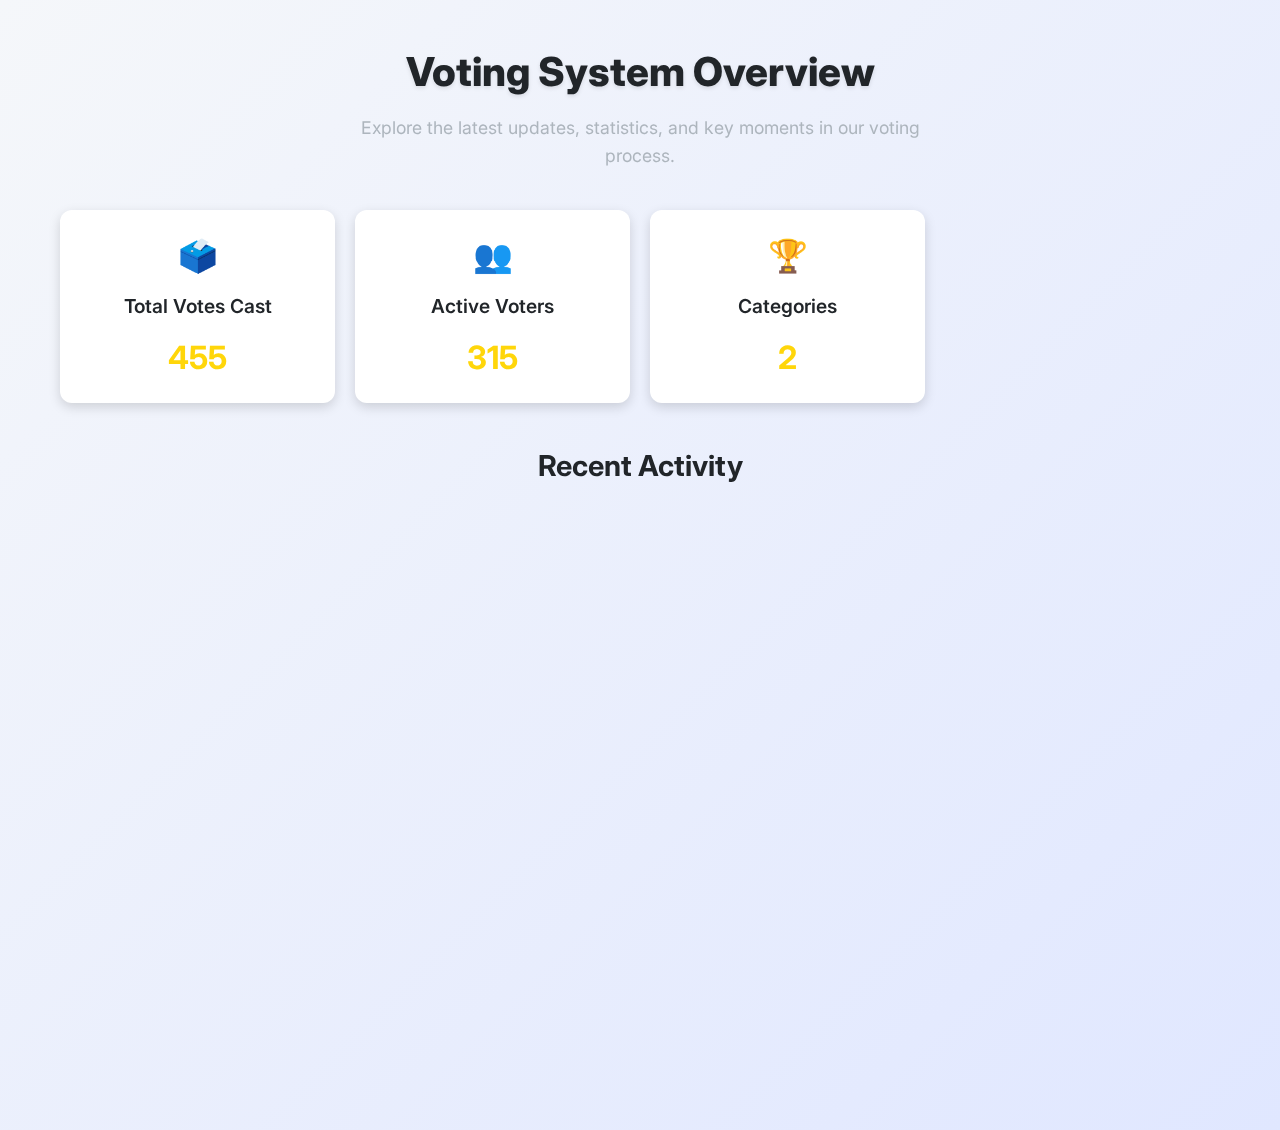
<file: templates/index.html>
<!-- @format -->

<!DOCTYPE html>
<html lang="en">
  <head>
    <meta charset="UTF-8" />
    <meta name="viewport" content="width=device-width, initial-scale=1.0" />
    <title>Voting System Overview</title>
    <link
      href="https://fonts.googleapis.com/css2?family=Inter:wght@300;400;500;600;700;800&display=swap"
      rel="stylesheet" />
   <link rel="stylesheet" href="/static/css/overview.css">
  </head>
  <body>
    <div class="parallax-bg"></div>
    <div class="overview-container">
      <div class="overview-header">
        <h1>Voting System Overview</h1>
        <p>
          Explore the latest updates, statistics, and key moments in our voting
          process.
        </p>
      </div>
      <div class="stats-grid">
        <div class="stat-card">
          <div class="icon">🗳️</div>
          <h3>Total Votes Cast</h3>
          <div class="number" data-target="1250">0</div>
        </div>
        <div class="stat-card">
          <div class="icon">👥</div>
          <h3>Active Voters</h3>
          <div class="number" data-target="850">0</div>
        </div>
        <div class="stat-card">
          <div class="icon">🏆</div>
          <h3>Categories</h3>
          <div class="number" data-target="2">0</div>
        </div>
        <div class="stat-card">
          <div class="icon">⏰</div>
          <h3>Days Remaining</h3>
          <div class="number" data-target="5">0</div>
        </div>
      </div>
      <div class="timeline">
        <h2>Recent Activity</h2>
        <div class="timeline-item">
          <div class="date">May 28, 2025</div>
          <div class="content">
            <h3>Voting Opened</h3>
            <p>
              The voting system is now live for Leadership and Innovation
              categories.
            </p>
          </div>
        </div>
        <div class="timeline-item">
          <div class="date">May 29, 2025</div>
          <div class="content">
            <h3>500 Votes Reached</h3>
            <p>Over 500 votes have been cast in the first 24 hours!</p>
          </div>
        </div>
        <div class="timeline-item">
          <div class="date">May 30, 2025</div>
          <div class="content">
            <h3>New Candidates Added</h3>
            <p>Additional candidates joined the Innovation category.</p>
          </div>
        </div>
      </div>
      <div class="call-to-action">
        <h2>Join the Voting Process!</h2>
        <p>
          Cast your vote now and make your voice heard in shaping the future.
        </p>

        <a href="login.html" class="cta-btn">Vote Now</a>
      </div>
    </div>
    <script>
      // Animate elements on load
      document.addEventListener("DOMContentLoaded", () => {
        const elements = document.querySelectorAll(
          ".overview-header, .stat-card, .timeline-item, .call-to-action"
        );
        elements.forEach((el, index) => {
          setTimeout(() => {
            el.classList.add("visible");
          }, index * 200);
        });
      });

      // Parallax background effect
      window.addEventListener("scroll", () => {
        const parallax = document.querySelector(".parallax-bg");
        const scrollPosition = window.pageYOffset;
        parallax.style.transform = `translateY(${scrollPosition * 0.5}px)`;
      });

      // Animated number counters
      const counters = document.querySelectorAll(".number");
      counters.forEach((counter) => {
        const updateCount = () => {
          const target = +counter.getAttribute("data-target");
          const count = +counter.innerText;
          const increment = target / 100;
          if (count < target) {
            counter.innerText = Math.ceil(count + increment);
            setTimeout(updateCount, 20);
          } else {
            counter.innerText = target;
          }
        };
        const observer = new IntersectionObserver(
          (entries) => {
            if (entries[0].isIntersecting) {
              updateCount();
              observer.unobserve(counter);
            }
          },
          { threshold: 0.5 }
        );
        observer.observe(counter);
      });

      // CTA button click effect
      document.querySelector(".cta-btn").addEventListener("click", () => {
        // Replace with actual navigation
        window.location.href = '/login.html';
      });
    </script>
  </body>
</html>
</file>
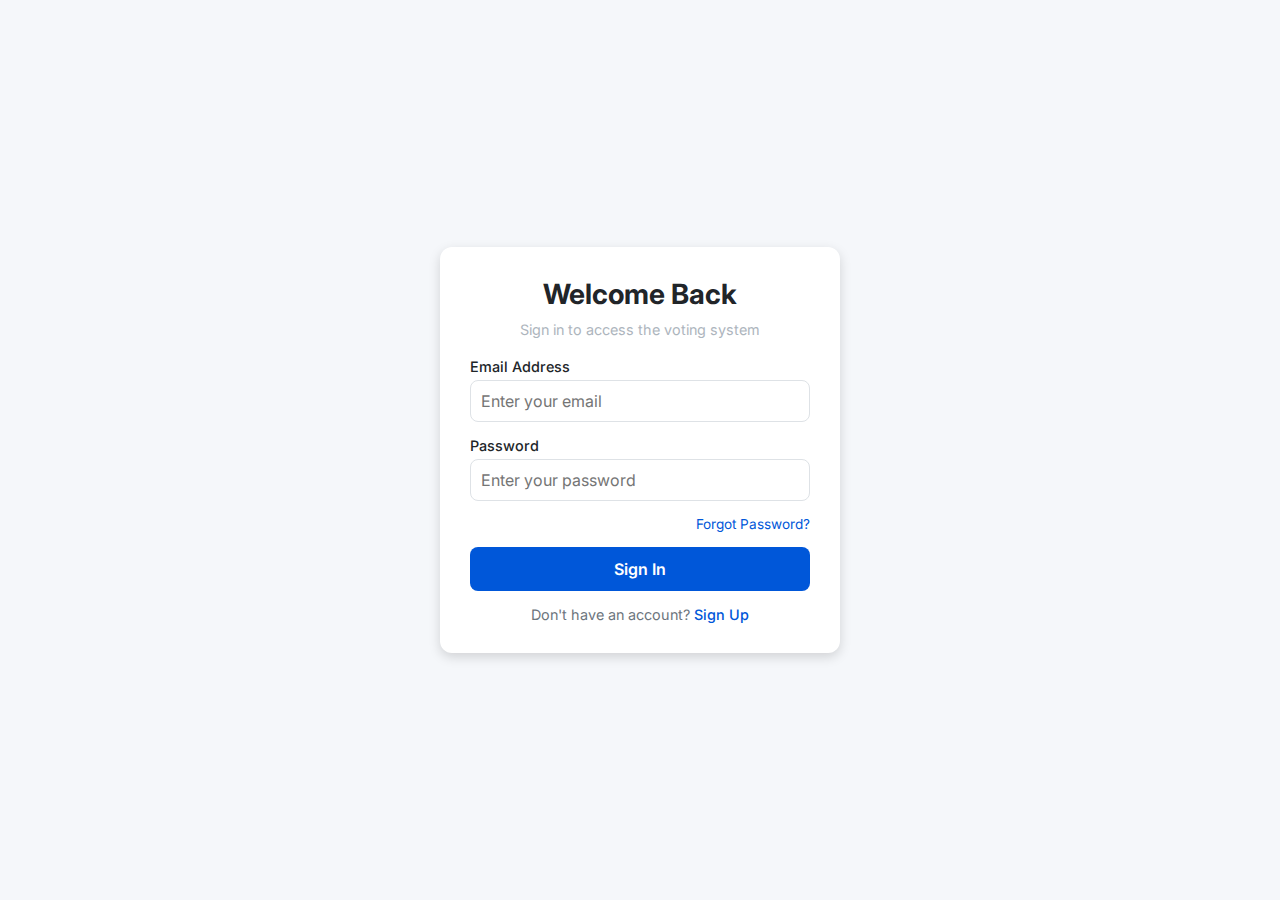
<file: templates/login.html>
<!-- @format -->

<!DOCTYPE html>
<html lang="en">
  <head>
    <meta charset="UTF-8" />
    <meta name="viewport" content="width=device-width, initial-scale=1.0" />
    <title>Voting System Login</title>
    <link
      href="https://fonts.googleapis.com/css2?family=Inter:wght@300;400;500;600;700&display=swap"
      rel="stylesheet" />
    <style>
      :root {
        --font-family-base: "Inter", -apple-system, BlinkMacSystemFont,
          "Segoe UI", Roboto, sans-serif;
        --primary-blue: #0057d9;
        --primary-dark: #212529;
        --primary-grey: #6c757d;
        --background-white: #ffffff;
        --background-light: #f5f7fa;
        --background-hover: #e9ecef;
        --text-muted: #adb5bd;
        --border-color: #dee2e6;
        --shadow-sm: 0 2px 8px rgba(0, 0, 0, 0.1);
        --shadow-md: 0 4px 12px rgba(0, 0, 0, 0.15);
      }

      * {
        box-sizing: border-box;
        margin: 0;
        padding: 0;
        font-family: var(--font-family-base);
      }

      body {
        background: var(--background-light);
        color: var(--primary-dark);
        height: 100vh;
        display: flex;
        align-items: center;
        justify-content: center;
        padding: 20px;
        overflow: hidden;
      }

      .login-container {
        max-width: 400px;
        width: 100%;
        background: var(--background-white);
        border-radius: 12px;
        padding: 30px;
        box-shadow: var(--shadow-md);
        opacity: 0;
        transform: translateY(20px);
        transition: opacity 0.5s ease-in-out, transform 0.5s ease-in-out;
      }

      .login-container.visible {
        opacity: 1;
        transform: translateY(0);
      }

      .login-header {
        text-align: center;
        margin-bottom: 20px;
      }

      .login-header h1 {
        font-size: 1.75rem;
        font-weight: 700;
        color: var(--primary-dark);
        margin-bottom: 10px;
      }

      .login-header p {
        font-size: 0.9rem;
        color: var(--text-muted);
      }

      .form-group {
        margin-bottom: 15px;
      }

      .form-group label {
        display: block;
        font-size: 0.9rem;
        font-weight: 500;
        color: var(--primary-dark);
        margin-bottom: 5px;
      }

      .form-group input {
        width: 100%;
        padding: 10px;
        border: 1px solid var(--border-color);
        border-radius: 8px;
        font-size: 1rem;
        color: var(--primary-dark);
        background: var(--background-white);
        transition: border-color 0.3s ease, box-shadow 0.3s ease;
      }

      .form-group input:focus {
        border-color: var(--primary-blue);
        outline: none;
        box-shadow: 0 0 0 2px rgba(0, 87, 217, 0.2);
      }

      .forgot-password {
        display: block;
        text-align: right;
        font-size: 0.85rem;
        color: var(--primary-blue);
        text-decoration: none;
        margin-bottom: 15px;
        transition: color 0.3s ease;
      }

      .forgot-password:hover {
        color: #0047b3;
      }

      .login-btn {
        width: 100%;
        padding: 12px;
        border: none;
        border-radius: 8px;
        background: var(--primary-blue);
        color: var(--background-white);
        font-size: 1rem;
        font-weight: 600;
        cursor: pointer;
        transition: background 0.3s ease, transform 0.3s ease;
      }

      .login-btn:hover {
        background: #0047b3;
        transform: translateY(-2px);
      }

      .signup-link {
        text-align: center;
        margin-top: 15px;
        font-size: 0.9rem;
        color: var(--primary-grey);
      }

      .signup-link a {
        color: var(--primary-blue);
        text-decoration: none;
        font-weight: 500;
        transition: color 0.3s ease;
      }

      .signup-link a:hover {
        color: #0047b3;
      }

      .error-message {
        display: none;
        color: #dc3545;
        font-size: 0.85rem;
        margin-top: 5px;
        text-align: center;
      }

      @media (max-width: 480px) {
        .login-container {
          padding: 20px;
        }
        .login-header h1 {
          font-size: 1.5rem;
        }
        .login-header p {
          font-size: 0.85rem;
        }
        .form-group input {
          font-size: 0.9rem;
        }
        .login-btn {
          font-size: 0.9rem;
        }
      }
    </style>
  </head>
  <body>
    <div class="login-container visible">
      <div class="login-header">
        <h1>Welcome Back</h1>
        <p>Sign in to access the voting system</p>
      </div>
      <div class="form-group">
        <label for="email">Email Address</label>
        <input type="email" id="email" placeholder="Enter your email" />
      </div>
      <div class="form-group">
        <label for="password">Password</label>
        <input
          type="password"
          id="password"
          placeholder="Enter your password" />
      </div>
      <a href="#" class="forgot-password">Forgot Password?</a>
      <button class="login-btn">Sign In</button>
      <p class="error-message" id="error-message">Invalid email or password</p>
      <div class="signup-link">
        Don't have an account? <a href="#">Sign Up</a>
      </div>
    </div>
  </body>
</html>
</file>
<file: static/css/overview.css>
/** @format */

:root {
  --font-family-base: "Inter", -apple-system, BlinkMacSystemFont, "Segoe UI",
    Roboto, sans-serif;
  --primary-blue: #0057d9;
  --accent-gold: #ffd60a;
  --primary-dark: #212529;
  --primary-grey: #6c757d;
  --background-white: #ffffff;
  --background-light: #f5f7fa;
  --background-dark: #1a1d21;
  --text-muted: #adb5bd;
  --border-color: #dee2e6;
  --shadow-sm: 0 2px 8px rgba(0, 0, 0, 0.1);
  --shadow-md: 0 4px 12px rgba(0, 0, 0, 0.15);
}

* {
  box-sizing: border-box;
  margin: 0;
  padding: 0;
  font-family: var(--font-family-base);
}

body {
  background: linear-gradient(135deg, var(--background-light), #e0e7ff);
  color: var(--primary-dark);
  line-height: 1.6;
  overflow-x: hidden;
  position: relative;
}

.parallax-bg {
  position: fixed;
  top: 0;
  left: 0;
  width: 100%;
  height: 100%;
  background: url("https://via.placeholder.com/1920x1080?text=Abstract+Pattern")
    no-repeat center center;
  background-size: cover;
  opacity: 0.1;
  z-index: -1;
  transform: translateY(0);
  transition: transform 0.1s ease-out;
}

.overview-container {
  max-width: 1200px;
  margin: 0 auto;
  padding: 40px 20px;
}

.overview-header {
  text-align: center;
  margin-bottom: 40px;
  opacity: 0;
  transform: translateY(20px);
  transition: opacity 0.8s ease, transform 0.8s ease;
}

.overview-header.visible {
  opacity: 1;
  transform: translateY(0);
}

.overview-header h1 {
  font-size: 2.5rem;
  font-weight: 800;
  color: var(--primary-dark);
  margin-bottom: 10px;
  text-shadow: 0 2px 4px rgba(0, 0, 0, 0.1);
}

.overview-header p {
  font-size: 1.1rem;
  color: var(--text-muted);
  max-width: 600px;
  margin: 0 auto;
}

.stats-grid {
  display: grid;
  grid-template-columns: repeat(auto-fit, minmax(250px, 1fr));
  gap: 20px;
  margin-bottom: 40px;
}

.stat-card {
  background: var(--background-white);
  border-radius: 12px;
  padding: 20px;
  text-align: center;
  box-shadow: var(--shadow-md);
  transition: transform 0.3s ease, box-shadow 0.3s ease;
  opacity: 0;
  transform: scale(0.9);
}

.stat-card.visible {
  opacity: 1;
  transform: scale(1);
  transition: opacity 0.6s ease, transform 0.6s ease;
}

.stat-card:hover {
  transform: translateY(-10px) scale(1.02);
  box-shadow: 0 8px 20px rgba(0, 0, 0, 0.2);
}

.stat-card .icon {
  font-size: 2rem;
  color: var(--primary-blue);
  margin-bottom: 10px;
}

.stat-card h3 {
  font-size: 1.2rem;
  font-weight: 600;
  color: var(--primary-dark);
  margin-bottom: 10px;
}

.stat-card .number {
  font-size: 2rem;
  font-weight: 700;
  color: var(--accent-gold);
  transition: color 0.3s ease;
}

.timeline {
  margin-bottom: 40px;
}

.timeline h2 {
  font-size: 1.8rem;
  font-weight: 700;
  color: var(--primary-dark);
  margin-bottom: 20px;
  text-align: center;
}

.timeline-item {
  display: flex;
  align-items: center;
  gap: 20px;
  padding: 20px;
  background: var(--background-white);
  border-radius: 12px;
  margin-bottom: 20px;
  box-shadow: var(--shadow-sm);
  opacity: 0;
  transform: translateX(-50px);
  transition: opacity 0.6s ease, transform 0.6s ease;
}

.timeline-item.visible {
  opacity: 1;
  transform: translateX(0);
}

.timeline-item .date {
  font-size: 0.9rem;
  font-weight: 500;
  color: var(--primary-grey);
  min-width: 100px;
}

.timeline-item .content {
  flex: 1;
}

.timeline-item .content h3 {
  font-size: 1.1rem;
  font-weight: 600;
  color: var(--primary-dark);
  margin-bottom: 5px;
}

.timeline-item .content p {
  font-size: 0.9rem;
  color: var(--text-muted);
}

.call-to-action {
  text-align: center;
  padding: 40px;
  background: var(--primary-blue);
  border-radius: 12px;
  color: var(--background-white);
  box-shadow: var(--shadow-md);
  opacity: 0;
  transform: translateY(20px);
  transition: opacity 0.8s ease, transform 0.8s ease;
}

.call-to-action.visible {
  opacity: 1;
  transform: translateY(0);
}

.call-to-action h2 {
  font-size: 1.8rem;
  font-weight: 700;
  margin-bottom: 15px;
}

.call-to-action p {
  font-size: 1rem;
  margin-bottom: 20px;
}

.cta-btn {
  padding: 12px 30px;
  border: none;
  border-radius: 8px;
  background: var(--accent-gold);
  color: var(--primary-dark);
  font-size: 1rem;
  font-weight: 600;
  cursor: pointer;
  transition: background 0.3s ease, transform 0.3s ease;
}

.cta-btn  {
  text-decoration: none;
}

.cta-btn:hover {
  background: #ffcb00;
  transform: translateY(-2px);
}

@media (max-width: 768px) {
  .overview-header h1 {
    font-size: 2rem;
  }
  .overview-header p {
    font-size: 1rem;
  }
  .stats-grid {
    grid-template-columns: 1fr;
  }
  .timeline-item {
    flex-direction: column;
    text-align: center;
  }
  .timeline-item .date {
    min-width: auto;
    margin-bottom: 10px;
  }
  .call-to-action {
    padding: 20px;
  }
  .call-to-action h2 {
    font-size: 1.5rem;
  }
}
</file>
